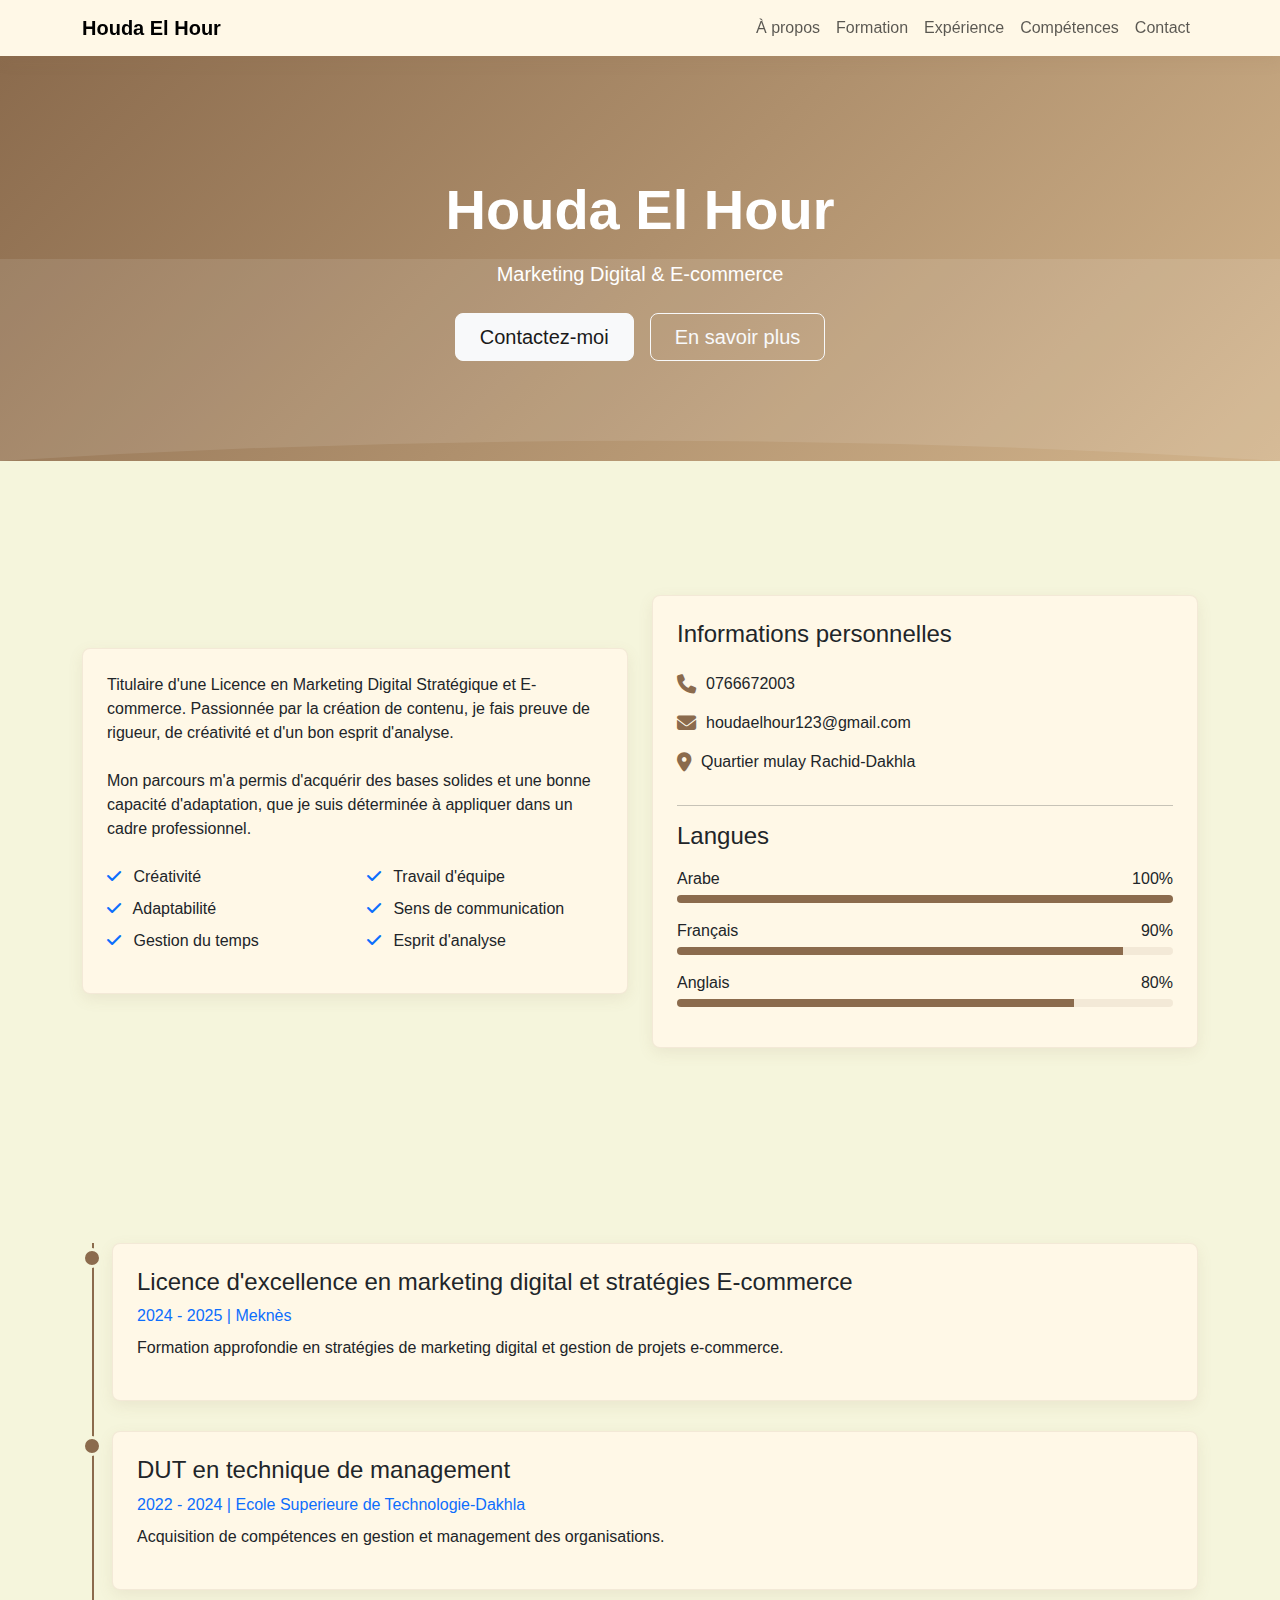
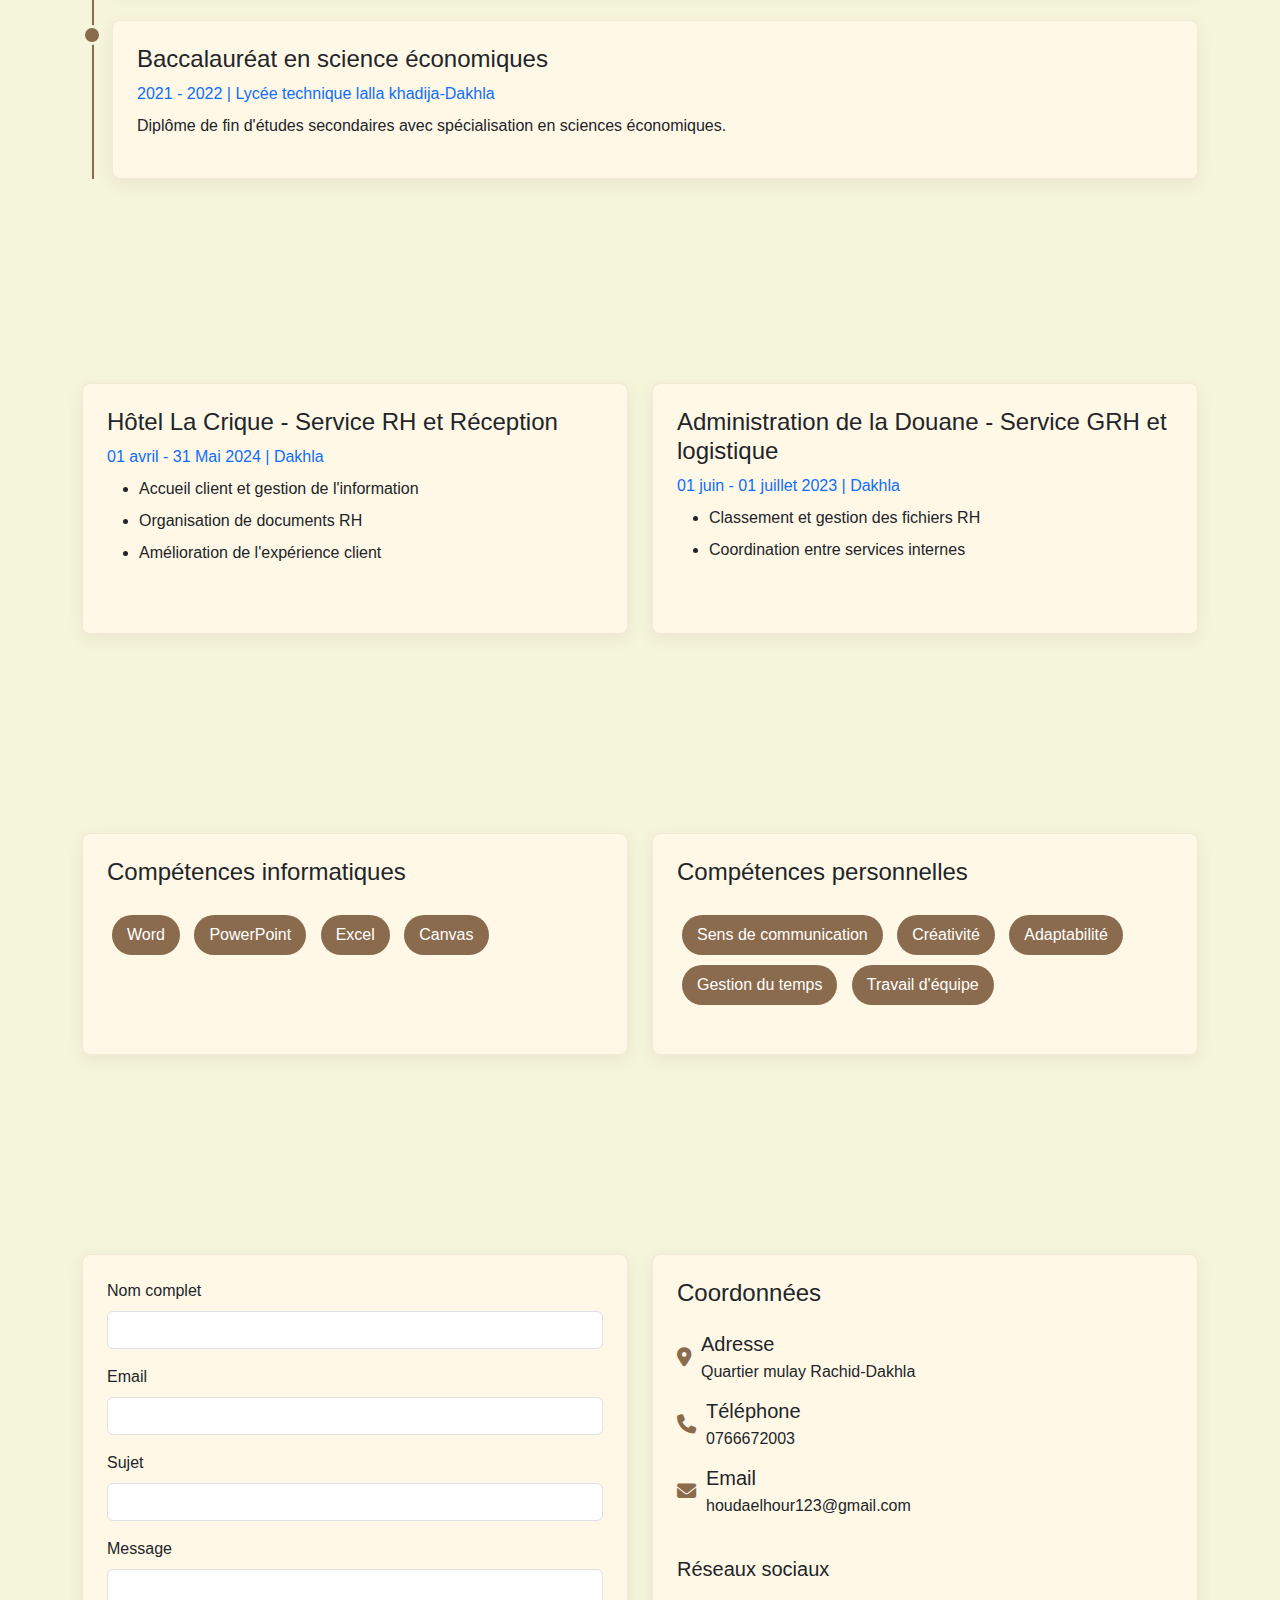
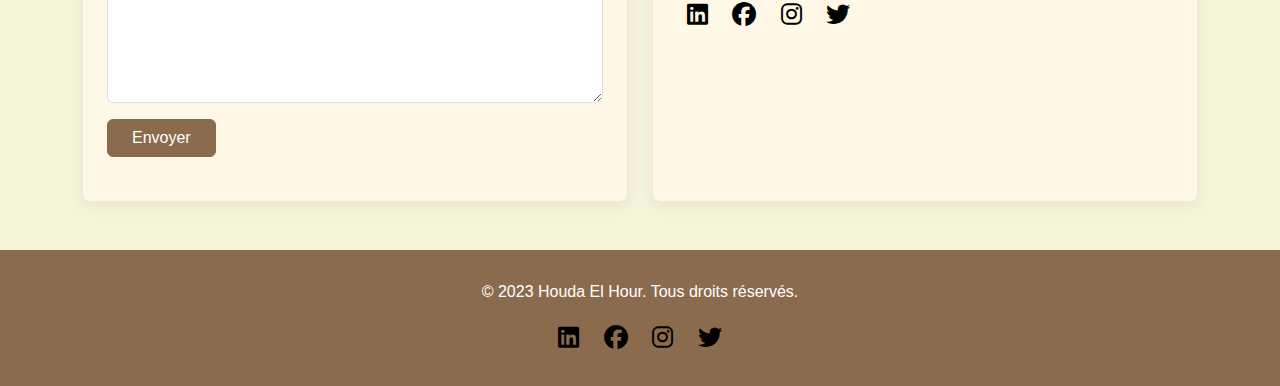
<file: index.html>
<!DOCTYPE html>
<html lang="fr">
<head>
    <meta charset="UTF-8">
    <meta name="viewport" content="width=device-width, initial-scale=1.0">
    <title>Portfolio | Houda El Hour</title>
    <link href="https://cdn.jsdelivr.net/npm/bootstrap@5.3.0/dist/css/bootstrap.min.css" rel="stylesheet">
    <link rel="stylesheet" href="https://cdnjs.cloudflare.com/ajax/libs/font-awesome/6.4.0/css/all.min.css">
    <link rel="stylesheet" href="style.css">
</head>
<body>
    <!-- Navigation -->
    <nav class="navbar navbar-expand-lg navbar-light sticky-top">
        <div class="container">
            <a class="navbar-brand fw-bold" href="#" data-animate="animate-fade">Houda El Hour</a>
            <button class="navbar-toggler" type="button" data-bs-toggle="collapse" data-bs-target="#navbarNav">
                <span class="navbar-toggler-icon"></span>
            </button>
            <div class="collapse navbar-collapse" id="navbarNav">
                <ul class="navbar-nav ms-auto">
                    <li class="nav-item" data-animate="animate-slide-right"><a class="nav-link" href="#about">À propos</a></li>
                    <li class="nav-item" data-animate="animate-slide-right" style="animation-delay: 0.1s"><a class="nav-link" href="#education">Formation</a></li>
                    <li class="nav-item" data-animate="animate-slide-right" style="animation-delay: 0.2s"><a class="nav-link" href="#experience">Expérience</a></li>
                    <li class="nav-item" data-animate="animate-slide-right" style="animation-delay: 0.3s"><a class="nav-link" href="#skills">Compétences</a></li>
                    <li class="nav-item" data-animate="animate-slide-right" style="animation-delay: 0.4s"><a class="nav-link" href="#contact">Contact</a></li>
                </ul>
            </div>
        </div>
    </nav>

    <!-- Hero Section -->
    <section class="hero-section text-center">
        <div class="container">
            <h1 class="display-4 fw-bold mb-3" data-animate="animate-slide-up">Houda El Hour</h1>
            <p class="lead mb-4" data-animate="animate-slide-up" style="animation-delay: 0.2s">Marketing Digital & E-commerce</p>
            <div class="d-flex justify-content-center gap-3">
                <a href="#contact" class="btn btn-light btn-lg px-4 animate-pulse" data-animate="animate-fade" style="animation-delay: 0.4s">Contactez-moi</a>
                <a href="#about" class="btn btn-outline-light btn-lg px-4" data-animate="animate-fade" style="animation-delay: 0.5s">En savoir plus</a>
            </div>
        </div>
    </section>

    <!-- À propos -->
    <section id="about" class="py-5">
        <div class="container">
            <div class="section-header">
                <h2 class="section-title delay-1">À propos</h2>
            </div>
            <div class="row align-items-center">
                <div class="col-lg-6 mb-4 mb-lg-0">
                    <div class="card p-4 h-100 card-hover-effect" data-animate="animate-slide-right">
                        <p class="mb-4">Titulaire d'une Licence en Marketing Digital Stratégique et E-commerce. Passionnée par la création de contenu, je fais preuve de rigueur, de créativité et d'un bon esprit d'analyse.</p>
                        <p class="mb-4">Mon parcours m'a permis d'acquérir des bases solides et une bonne capacité d'adaptation, que je suis déterminée à appliquer dans un cadre professionnel.</p>
                        <div class="row">
                            <div class="col-md-6">
                                <ul class="list-unstyled">
                                    <li class="mb-2" data-animate="animate-fade"><i class="fas fa-check text-primary me-2"></i> Créativité</li>
                                    <li class="mb-2" data-animate="animate-fade" style="animation-delay: 0.1s"><i class="fas fa-check text-primary me-2"></i> Adaptabilité</li>
                                    <li class="mb-2" data-animate="animate-fade" style="animation-delay: 0.2s"><i class="fas fa-check text-primary me-2"></i> Gestion du temps</li>
                                </ul>
                            </div>
                            <div class="col-md-6">
                                <ul class="list-unstyled">
                                    <li class="mb-2" data-animate="animate-fade" style="animation-delay: 0.3s"><i class="fas fa-check text-primary me-2"></i> Travail d'équipe</li>
                                    <li class="mb-2" data-animate="animate-fade" style="animation-delay: 0.4s"><i class="fas fa-check text-primary me-2"></i> Sens de communication</li>
                                    <li class="mb-2" data-animate="animate-fade" style="animation-delay: 0.5s"><i class="fas fa-check text-primary me-2"></i> Esprit d'analyse</li>
                                </ul>
                            </div>
                        </div>
                    </div>
                </div>
                <div class="col-lg-6">
                    <div class="card p-4 h-100 card-hover-effect" data-animate="animate-slide-left">
                        <h4 class="mb-4">Informations personnelles</h4>
                        <div class="contact-info" data-animate="animate-fade">
                            <i class="fas fa-phone icon-float"></i>
                            <span>0766672003</span>
                        </div>
                        <div class="contact-info" data-animate="animate-fade" style="animation-delay: 0.1s">
                            <i class="fas fa-envelope icon-float"></i>
                            <span>houdaelhour123@gmail.com</span>
                        </div>
                        <div class="contact-info" data-animate="animate-fade" style="animation-delay: 0.2s">
                            <i class="fas fa-map-marker-alt icon-float"></i>
                            <span>Quartier mulay Rachid-Dakhla</span>
                        </div>
                        <hr>
                        <h4 class="mb-3">Langues</h4>
                        <div class="mb-3" data-animate="animate-fade">
                            <span class="d-block mb-1">Arabe <span class="float-end">100%</span></span>
                            <div class="progress" style="height: 8px;">
                                <div class="progress-bar" style="width: 100%"></div>
                            </div>
                        </div>
                        <div class="mb-3" data-animate="animate-fade" style="animation-delay: 0.1s">
                            <span class="d-block mb-1">Français <span class="float-end">90%</span></span>
                            <div class="progress" style="height: 8px;">
                                <div class="progress-bar" style="width: 90%"></div>
                            </div>
                        </div>
                        <div class="mb-3" data-animate="animate-fade" style="animation-delay: 0.2s">
                            <span class="d-block mb-1">Anglais <span class="float-end">80%</span></span>
                            <div class="progress" style="height: 8px;">
                                <div class="progress-bar" style="width: 80%"></div>
                            </div>
                        </div>
                    </div>
                </div>
            </div>
        </div>
    </section>

    <!-- Formation -->
    <section id="education" class="py-5">
        <div class="container">
            <h2 class="section-title" data-animate="animate-fade">Formation</h2>
            <div class="timeline">
                <div class="timeline-item" data-animate="animate-slide-up">
                    <div class="card p-4 card-hover-effect">
                        <h4>Licence d'excellence en marketing digital et stratégies E-commerce</h4>
                        <p class="text-primary mb-2">2024 - 2025 | Meknès</p>
                        <p>Formation approfondie en stratégies de marketing digital et gestion de projets e-commerce.</p>
                    </div>
                </div>
                <div class="timeline-item" data-animate="animate-slide-up" style="animation-delay: 0.2s">
                    <div class="card p-4 card-hover-effect">
                        <h4>DUT en technique de management</h4>
                        <p class="text-primary mb-2">2022 - 2024 | Ecole Superieure de Technologie-Dakhla</p>
                        <p>Acquisition de compétences en gestion et management des organisations.</p>
                    </div>
                </div>
                <div class="timeline-item" data-animate="animate-slide-up" style="animation-delay: 0.4s">
                    <div class="card p-4 card-hover-effect">
                        <h4>Baccalauréat en science économiques</h4>
                        <p class="text-primary mb-2">2021 - 2022 | Lycée technique lalla khadija-Dakhla</p>
                        <p>Diplôme de fin d'études secondaires avec spécialisation en sciences économiques.</p>
                    </div>
                </div>
            </div>
        </div>
    </section>

    <!-- Expérience -->
    <section id="experience" class="py-5">
        <div class="container">
            <h2 class="section-title" data-animate="animate-fade">Expérience professionnelle</h2>
            <div class="row">
                <div class="col-md-6 mb-4" data-animate="animate-slide-right">
                    <div class="card p-4 h-100 card-hover-effect">
                        <h4>Hôtel La Crique - Service RH et Réception</h4>
                        <p class="text-primary mb-2">01 avril - 31 Mai 2024 | Dakhla</p>
                        <ul>
                            <li class="mb-2">Accueil client et gestion de l'information</li>
                            <li class="mb-2">Organisation de documents RH</li>
                            <li class="mb-2">Amélioration de l'expérience client</li>
                        </ul>
                    </div>
                </div>
                <div class="col-md-6 mb-4" data-animate="animate-slide-left">
                    <div class="card p-4 h-100 card-hover-effect">
                        <h4>Administration de la Douane - Service GRH et logistique</h4>
                        <p class="text-primary mb-2">01 juin - 01 juillet 2023 | Dakhla</p>
                        <ul>
                            <li class="mb-2">Classement et gestion des fichiers RH</li>
                            <li class="mb-2">Coordination entre services internes</li>
                        </ul>
                    </div>
                </div>
            </div>
        </div>
    </section>

    <!-- Compétences -->
    <section id="skills" class="py-5">
        <div class="container">
            <h2 class="section-title" data-animate="animate-fade">Compétences</h2>
            <div class="row">
                <div class="col-md-6 mb-4" data-animate="animate-slide-right">
                    <div class="card p-4 h-100 card-hover-effect">
                        <h4 class="mb-4">Compétences informatiques</h4>
                        <div>
                            <span class="skill-badge animate-rotate">Word</span>
                            <span class="skill-badge animate-rotate" style="animation-delay: 0.1s">PowerPoint</span>
                            <span class="skill-badge animate-rotate" style="animation-delay: 0.2s">Excel</span>
                            <span class="skill-badge animate-rotate" style="animation-delay: 0.3s">Canvas</span>
                        </div>
                    </div>
                </div>
                <div class="col-md-6 mb-4" data-animate="animate-slide-left">
                    <div class="card p-4 h-100 card-hover-effect">
                        <h4 class="mb-4">Compétences personnelles</h4>
                        <div>
                            <span class="skill-badge animate-rotate">Sens de communication</span>
                            <span class="skill-badge animate-rotate" style="animation-delay: 0.1s">Créativité</span>
                            <span class="skill-badge animate-rotate" style="animation-delay: 0.2s">Adaptabilité</span>
                            <span class="skill-badge animate-rotate" style="animation-delay: 0.3s">Gestion du temps</span>
                            <span class="skill-badge animate-rotate" style="animation-delay: 0.4s">Travail d'équipe</span>
                        </div>
                    </div>
                </div>
            </div>
        </div>
    </section>

    <!-- Contact -->
    <section id="contact" class="py-5">
        <div class="container">
            <h2 class="section-title" data-animate="animate-fade">Contactez-moi</h2>
            <div class="row">
                <div class="col-lg-6 mb-4 mb-lg-0" data-animate="animate-slide-right">
                    <div class="card p-4 h-100 card-hover-effect">
                        <form id="contactForm">
                            <div class="mb-3">
                                <label for="name" class="form-label">Nom complet</label>
                                <input type="text" class="form-control" id="name" required>
                            </div>
                            <div class="mb-3">
                                <label for="email" class="form-label">Email</label>
                                <input type="email" class="form-control" id="email" required>
                            </div>
                            <div class="mb-3">
                                <label for="subject" class="form-label">Sujet</label>
                                <input type="text" class="form-control" id="subject" required>
                            </div>
                            <div class="mb-3">
                                <label for="message" class="form-label">Message</label>
                                <textarea class="form-control" id="message" rows="5" required></textarea>
                            </div>
                            <button type="submit" class="btn btn-primary px-4 animate-pulse">Envoyer</button>
                        </form>
                    </div>
                </div>
                <div class="col-lg-6" data-animate="animate-slide-left">
                    <div class="card p-4 h-100 card-hover-effect">
                        <h4 class="mb-4">Coordonnées</h4>
                        <div class="contact-info">
                            <i class="fas fa-map-marker-alt icon-float"></i>
                            <div>
                                <h5 class="mb-1">Adresse</h5>
                                <p class="mb-0">Quartier mulay Rachid-Dakhla</p>
                            </div>
                        </div>
                        <div class="contact-info">
                            <i class="fas fa-phone icon-float"></i>
                            <div>
                                <h5 class="mb-1">Téléphone</h5>
                                <p class="mb-0">0766672003</p>
                            </div>
                        </div>
                        <div class="contact-info">
                            <i class="fas fa-envelope icon-float"></i>
                            <div>
                                <h5 class="mb-1">Email</h5>
                                <p class="mb-0">houdaelhour123@gmail.com</p>
                            </div>
                        </div>
                        <div class="mt-4">
                            <h5 class="mb-3">Réseaux sociaux</h5>
                            <div class="social-icons">
                                <a href="#" class="animate-rotate"><i class="fab fa-linkedin"></i></a>
                                <a href="#" class="animate-rotate" style="animation-delay: 0.1s"><i class="fab fa-facebook"></i></a>
                                <a href="#" class="animate-rotate" style="animation-delay: 0.2s"><i class="fab fa-instagram"></i></a>
                                <a href="#" class="animate-rotate" style="animation-delay: 0.3s"><i class="fab fa-twitter"></i></a>
                            </div>
                        </div>
                    </div>
                </div>
            </div>
        </div>
    </section>

    <!-- Footer -->
    <footer class="text-center">
        <div class="container">
            <p class="mb-3" data-animate="animate-fade">&copy; 2023 Houda El Hour. Tous droits réservés.</p>
            <div class="social-icons justify-content-center">
                <a href="#" data-animate="animate-rotate"><i class="fab fa-linkedin"></i></a>
                <a href="#" data-animate="animate-rotate" style="animation-delay: 0.1s"><i class="fab fa-facebook"></i></a>
                <a href="#" data-animate="animate-rotate" style="animation-delay: 0.2s"><i class="fab fa-instagram"></i></a>
                <a href="#" data-animate="animate-rotate" style="animation-delay: 0.3s"><i class="fab fa-twitter"></i></a>
            </div>
        </div>
    </footer>

    <script src="https://cdn.jsdelivr.net/npm/bootstrap@5.3.0/dist/js/bootstrap.bundle.min.js"></script>
    <script src="script.js"></script>
</body>
</html>
</file>
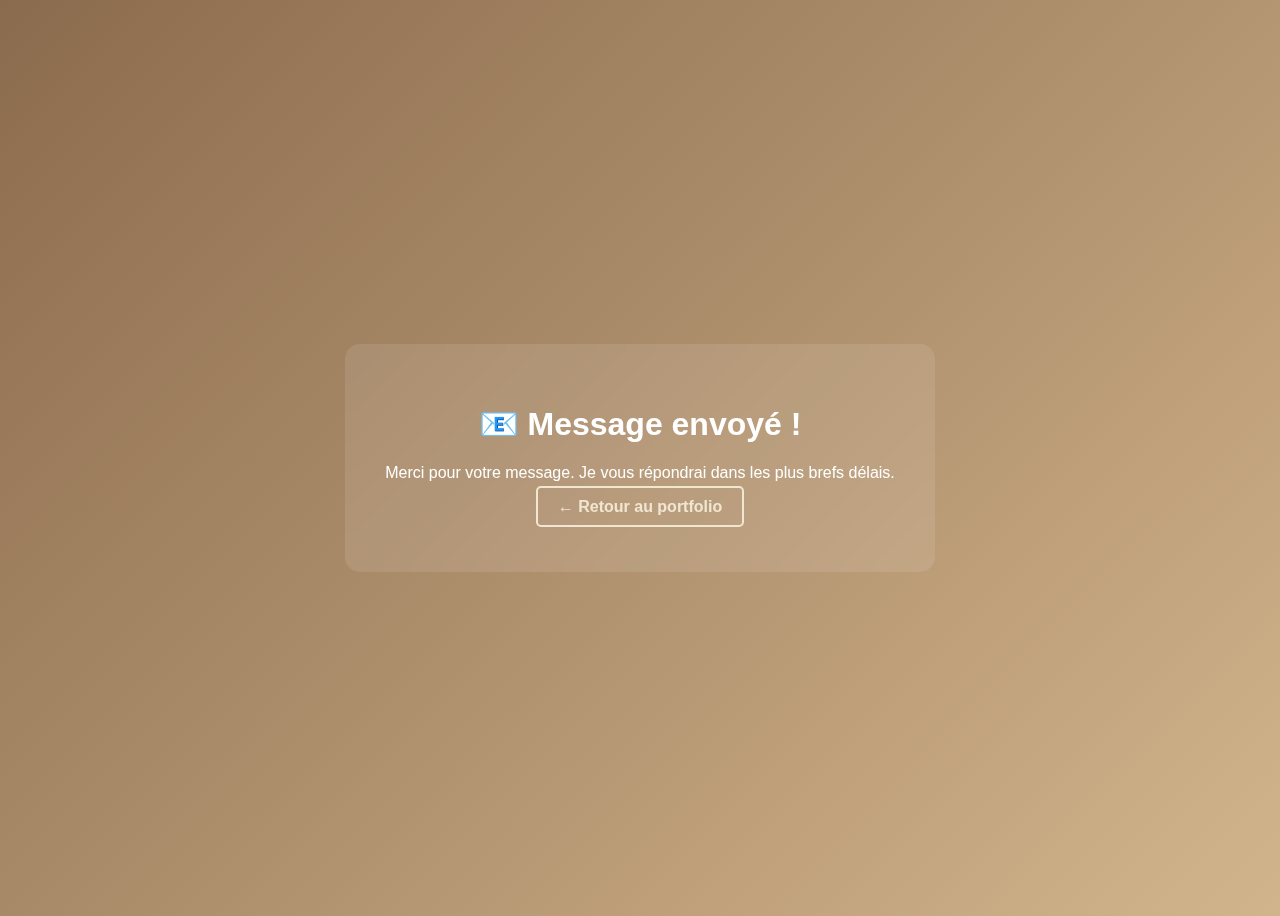
<file: merci.html>
<!DOCTYPE html>
<html lang="fr">
<head>
    <meta charset="UTF-8">
    <meta name="viewport" content="width=device-width, initial-scale=1.0">
    <title>Merci !</title>
    <style>
        body {
            font-family: 'Segoe UI', sans-serif;
            background: linear-gradient(135deg, #8B6B4D, #D2B48C);
            height: 100vh;
            display: flex;
            align-items: center;
            justify-content: center;
            text-align: center;
            color: white;
        }
        .container {
            background: rgba(255, 255, 255, 0.1);
            padding: 40px;
            border-radius: 15px;
            backdrop-filter: blur(10px);
        }
        a {
            color: #F0E6D2;
            text-decoration: none;
            font-weight: bold;
            border: 2px solid #F0E6D2;
            padding: 10px 20px;
            border-radius: 5px;
            transition: all 0.3s;
        }
        a:hover {
            background: #F0E6D2;
            color: #8B6B4D;
        }
    </style>
</head>
<body>
    <div class="container">
        <h1>📧 Message envoyé !</h1>
        <p>Merci pour votre message. Je vous répondrai dans les plus brefs délais.</p>
        <p><a href="index.html">← Retour au portfolio</a></p>
    </div>
</body>
</html>
</file>
<file: style.css>
:root {
    --primary-color: #8B6B4D; /* Marron */
    --secondary-color: #D2B48C; /* Beige */
    --text-color: #5C4D3D; /* Marron foncé */
    --bg-color: #F5F5DC; /* Beige clair */
    --card-bg: #FFF8E7; /* Beige très clair */
    --shadow: 0 5px 15px rgba(139, 107, 77, 0.1);
}

body {
    font-family: 'Segoe UI', Tahoma, Geneva, Verdana, sans-serif;
    color: var(--text-color);
    background-color: var(--bg-color);
}

.navbar {
    background-color: var(--card-bg);
    box-shadow: var(--shadow);
}

.hero-section {
    background: linear-gradient(135deg, var(--primary-color), var(--secondary-color));
    color: white;
    padding: 120px 0 100px;
    position: relative;
    overflow: hidden;
}

.hero-section::before {
    content: '';
    position: absolute;
    top: 0;
    left: 0;
    width: 100%;
    height: 100%;
    background: url('data:image/svg+xml;utf8,<svg xmlns="http://www.w3.org/2000/svg" viewBox="0 0 100 100" preserveAspectRatio="none"><path d="M0,0 L100,0 L100,100 Q50,80 0,100 Z" fill="rgba(255,255,255,0.1)"/></svg>');
    background-size: 100% 50%;
    background-repeat: no-repeat;
    background-position: bottom;
}

.section-title {
    position: relative;
    display: inline-block;
    margin-bottom: 40px;
    color: var(--primary-color);
}

.section-title::after {
    content: '';
    position: absolute;
    bottom: -10px;
    left: 0;
    width: 50px;
    height: 3px;
    background: var(--primary-color);
}

.card {
    background-color: var(--card-bg);
    border: 1px solid rgba(139, 107, 77, 0.1);
    border-radius: 8px;
    box-shadow: var(--shadow);
    transition: transform 0.3s ease, box-shadow 0.3s ease;
    margin-bottom: 20px;
}

.card:hover {
    transform: translateY(-5px);
    box-shadow: 0 15px 30px rgba(139, 107, 77, 0.15);
}

.skill-badge {
    background-color: var(--primary-color);
    color: white;
    margin: 5px;
    padding: 8px 15px;
    border-radius: 20px;
    display: inline-block;
}

.timeline {
    position: relative;
    padding-left: 30px;
}

.timeline::before {
    content: '';
    position: absolute;
    left: 10px;
    top: 0;
    bottom: 0;
    width: 2px;
    background: var(--primary-color);
}

.timeline-item {
    position: relative;
    margin-bottom: 30px;
}

.timeline-item::before {
    content: '';
    position: absolute;
    left: -30px;
    top: 5px;
    width: 20px;
    height: 20px;
    border-radius: 50%;
    background: var(--primary-color);
    border: 3px solid var(--bg-color);
}

.contact-info {
    display: flex;
    align-items: center;
    margin-bottom: 15px;
}

.contact-info i {
    color: var(--primary-color);
    margin-right: 10px;
    font-size: 1.2rem;
}

footer {
    background-color: var(--primary-color);
    color: white;
    padding: 30px 0;
}

.social-icons a {
    color: black;
    font-size: 1.5rem;
    margin: 0 10px;
    transition: color 0.3s ease, transform 0.3s ease;
}

.social-icons a:hover {
    color: var(--secondary-color);
    transform: translateY(-5px);
}

.fade-in {
    opacity: 0;
    animation: fadeIn 1s ease-in forwards;
}

@keyframes fadeIn {
    from { opacity: 0; }
    to { opacity: 1; }
}

.slide-up {
    opacity: 0;
    transform: translateY(50px);
    animation: slideUp 0.8s ease-out forwards;
}

@keyframes slideUp {
    from { 
        opacity: 0;
        transform: translateY(50px);
    }
    to { 
        opacity: 1;
        transform: translateY(0);
    }
}

section {
    padding: 80px 0;
}

.btn-primary {
    background-color: var(--primary-color);
    border-color: var(--primary-color);
}

.btn-primary:hover {
    background-color: var(--secondary-color);
    border-color: var(--secondary-color);
}

.progress {
    background-color: rgba(139, 107, 77, 0.1);
    height: 8px;
}

.progress-bar {
    background-color: var(--primary-color);
}

/* ANIMATIONS */
/* Entrée en fondu */
@keyframes fadeIn {
  from { opacity: 0; }
  to { opacity: 1; }
}

/* Glissement depuis la droite */
@keyframes slideInRight {
  from { 
    transform: translateX(50px);
    opacity: 0;
  }
  to { 
    transform: translateX(0);
    opacity: 1;
  }
}

/* Glissement depuis le bas */
@keyframes slideInUp {
  from { 
    transform: translateY(50px);
    opacity: 0;
  }
  to { 
    transform: translateY(0);
    opacity: 1;
  }
}

/* Effet de rebond */
@keyframes bounce {
  0%, 20%, 50%, 80%, 100% { transform: translateY(0); }
  40% { transform: translateY(-20px); }
  60% { transform: translateY(-10px); }
}

/* Rotation subtile */
@keyframes subtleRotate {
  from { transform: rotate(-2deg); }
  to { transform: rotate(2deg); }
}

/* Pulse pour les éléments importants */
@keyframes pulse {
  0% { transform: scale(1); }
  50% { transform: scale(1.05); }
  100% { transform: scale(1); }
}

/* CLASSES D'ANIMATION */
.animate-fade {
  animation: fadeIn 1s ease-out forwards;
}

.animate-slide-right {
  animation: slideInRight 0.8s ease-out forwards;
}

.animate-slide-up {
  animation: slideInUp 0.8s ease-out forwards;
}

.animate-bounce {
  animation: bounce 1s ease;
}

.animate-rotate {
  animation: subtleRotate 3s ease-in-out infinite alternate;
}

.animate-pulse {
  animation: pulse 2s infinite;
}

/* Effet au survol */
.card-hover-effect:hover {
  transform: translateY(-5px) rotate(1deg);
  box-shadow: 0 15px 30px rgba(139, 107, 77, 0.2) !important;
  transition: all 0.4s ease;
}

/* Barre de progression animée */
.progress-bar {
  transition: width 1.5s ease-in-out;
}

/* Icônes qui bougent */
.icon-float {
  animation: float 3s ease-in-out infinite;
}

@keyframes float {
  0%, 100% { transform: translateY(0); }
  50% { transform: translateY(-10px); }
}

/* Animation spécifique pour les headers de section */
.section-header {
    position: relative;
    display: inline-block;
    overflow: hidden;
}

.section-header::after {
    content: '';
    position: absolute;
    bottom: -10px;
    left: 0;
    width: 0;
    height: 3px;
    background: var(--primary-color);
    transition: width 0.6s ease-out, left 0.6s ease-out;
}

.section-header.animate-in::after {
    width: 50px;
}

@keyframes headerSlideIn {
    from {
        transform: translateY(30px);
        opacity: 0;
    }
    to {
        transform: translateY(0);
        opacity: 1;
    }
}

.section-title {
    display: inline-block;
    animation: headerSlideIn 0.8s ease-out forwards;
    opacity: 0;
    animation-delay: 0.2s;
}

/* Variantes de délai pour les animations */
.section-title.delay-1 { animation-delay: 0.3s; }
.section-title.delay-2 { animation-delay: 0.4s; }
</file>
